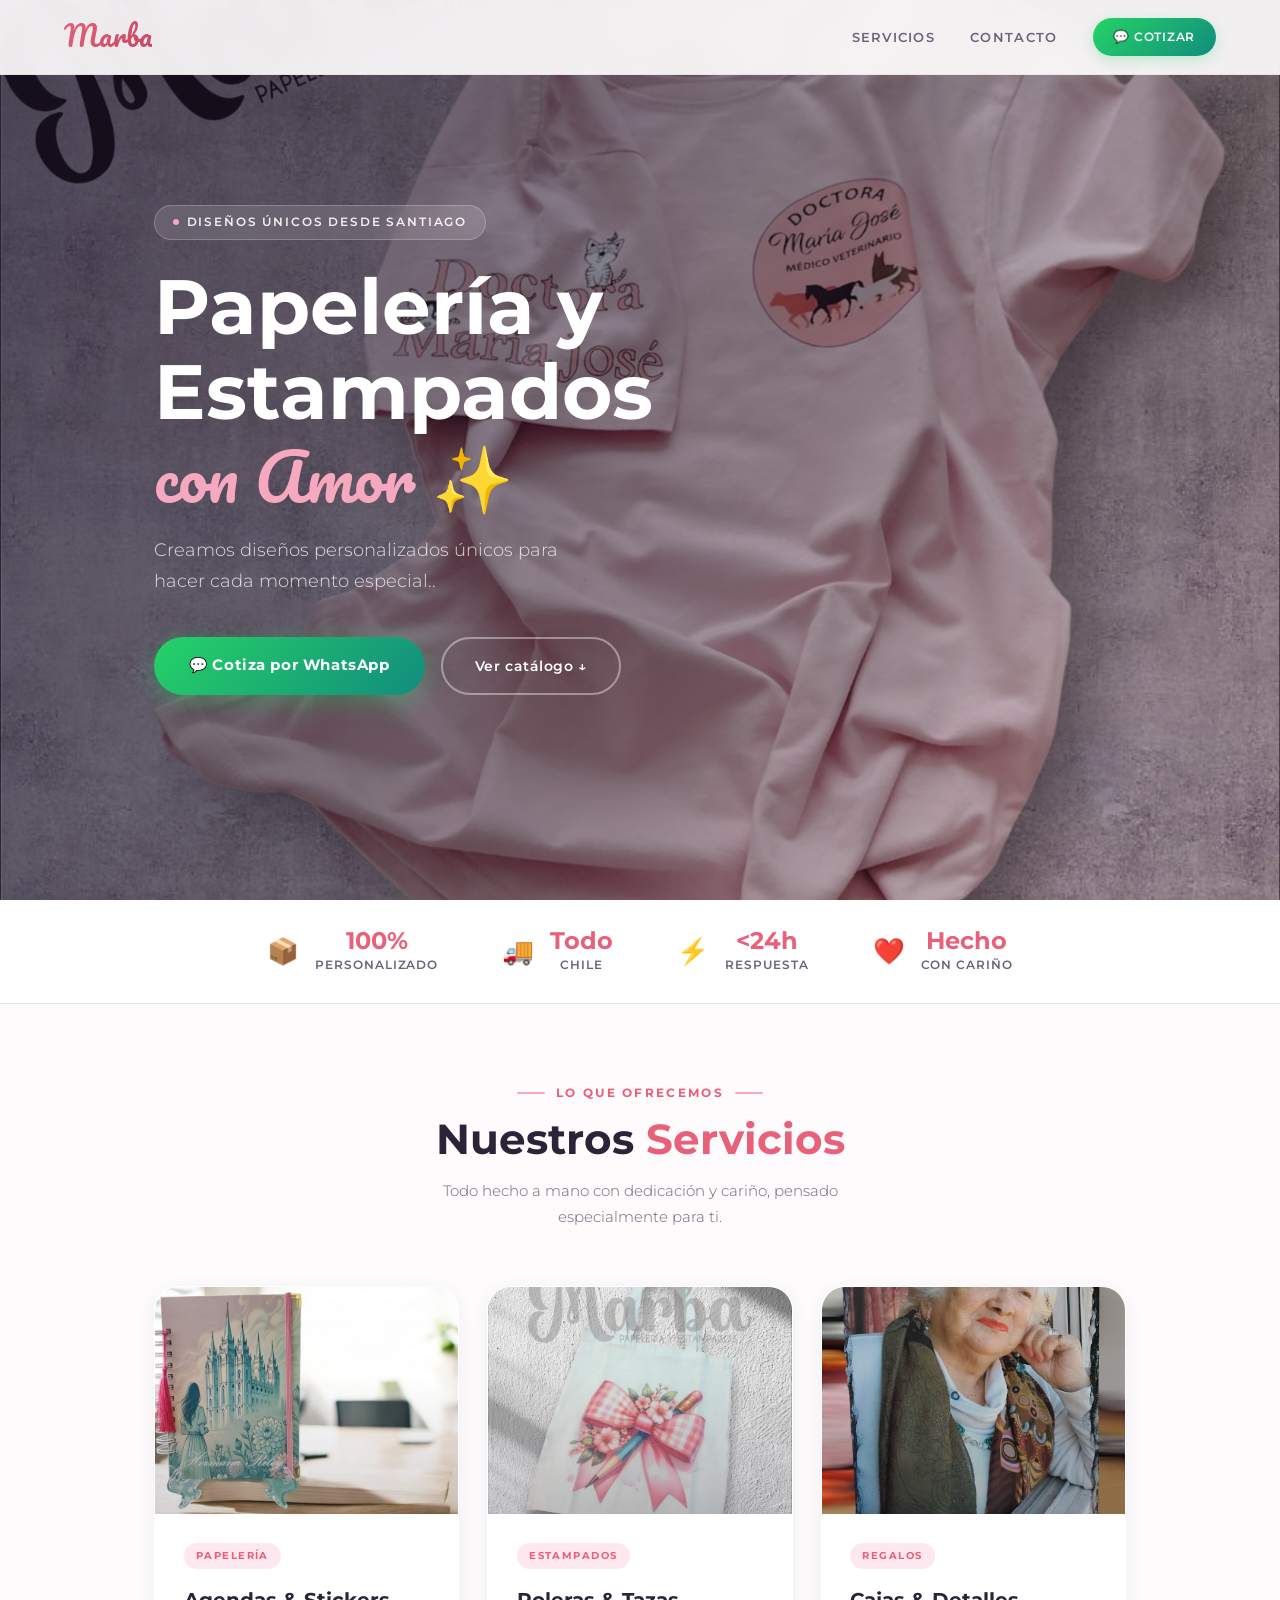
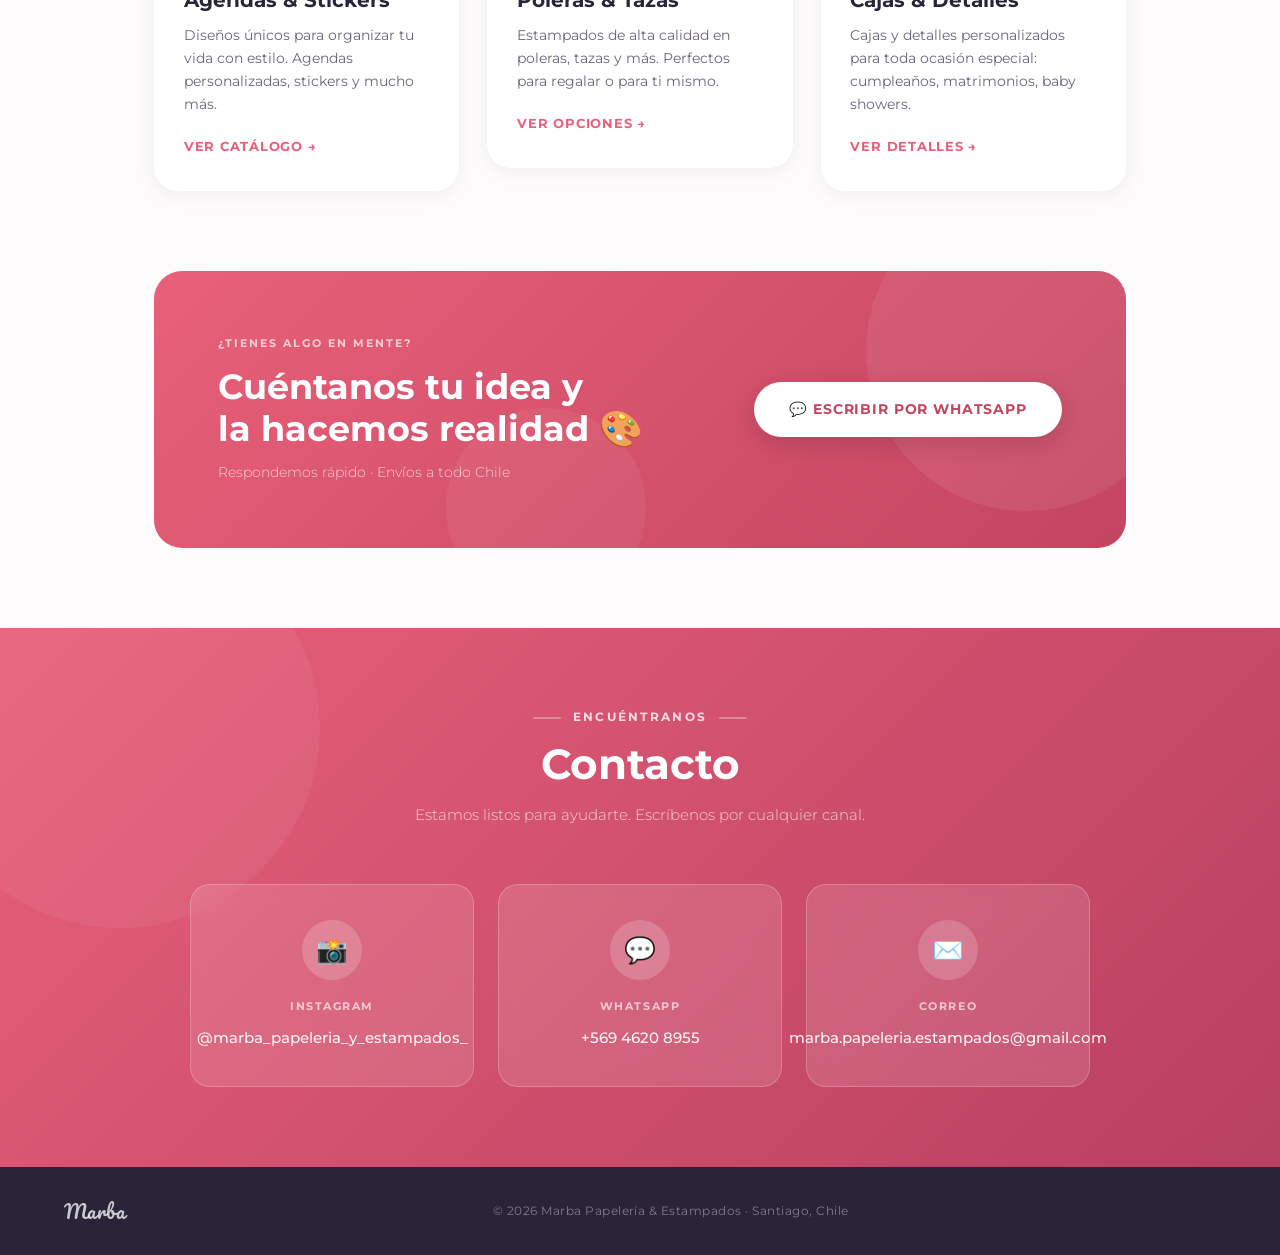
<file: index.html>
<!DOCTYPE html>
<html lang="es">
<head>
    <link rel="icon" type="image/png" href="favicon.png">
    <meta charset="UTF-8">
    <meta name="viewport" content="width=device-width, initial-scale=1.0">
    <title>Marba | Papelería y Estampados</title>
    <link href="https://fonts.googleapis.com/css2?family=Montserrat:wght@300;400;500;600;700&family=Pacifico&display=swap" rel="stylesheet">
    <style>
        /* ── VARIABLES ── */
        :root {
            --primario:   #E8607A;
            --primario-dk:#C44560;
            --secundario: #F5A8BE;
            --secundario-lt: #FDE8EF;
            --oscuro:     #2A2438;
            --blanco:     #FFFFFF;
            --fondo:      #FDFBFC;
            --fondo2:     #FEF5F7;
            --whatsapp:   #25D366;
            --whatsapp-dk:#128C7E;
            --gris:       #6B6478;
            --gris-lt:    #E8E4EE;
            --sombra:     rgba(232,96,122,0.15);
        }

        /* ── RESET ── */
        *, *::before, *::after { margin: 0; padding: 0; box-sizing: border-box; }
        html { scroll-behavior: smooth; }

        body {
            font-family: 'Montserrat', sans-serif;
            color: var(--oscuro);
            background: var(--fondo);
            line-height: 1.6;
            overflow-x: hidden;
        }

        /* ── NAV ── */
        nav {
            position: fixed; top: 0; left: 0; right: 0; z-index: 100;
            display: flex; align-items: center; justify-content: space-between;
            padding: 0.9rem 5%;
            background: rgba(253,251,252,0.93);
            backdrop-filter: blur(16px);
            border-bottom: 1px solid rgba(232,96,122,0.1);
            transition: box-shadow 0.3s;
        }

        nav.scrolled {
            box-shadow: 0 4px 24px rgba(232,96,122,0.08);
        }

        .logo {
            font-family: 'Pacifico', cursive;
            font-size: 1.75rem;
            background: linear-gradient(135deg, var(--primario) 0%, #C44560 100%);
            -webkit-background-clip: text;
            -webkit-text-fill-color: transparent;
            background-clip: text;
            letter-spacing: 0.01em;
        }

        .nav-links {
            display: flex; align-items: center; gap: 2.2rem;
            list-style: none;
        }

        .nav-links a {
            font-size: 0.8rem; font-weight: 600;
            letter-spacing: 0.1em; text-transform: uppercase;
            color: var(--gris); text-decoration: none;
            transition: color 0.2s;
            position: relative;
        }

        .nav-links a::after {
            content: ''; position: absolute;
            bottom: -4px; left: 0; width: 0; height: 2px;
            background: var(--primario); border-radius: 2px;
            transition: width 0.3s;
        }

        .nav-links a:hover { color: var(--primario); }
        .nav-links a:hover::after { width: 100%; }

        .nav-wa {
            display: inline-flex; align-items: center; gap: 0.5rem;
            background: linear-gradient(135deg, var(--whatsapp), var(--whatsapp-dk));
            color: white !important; padding: 0.55rem 1.3rem;
            border-radius: 50px; font-size: 0.78rem !important;
            font-weight: 600 !important; letter-spacing: 0.06em !important;
            box-shadow: 0 4px 14px rgba(37,211,102,0.25);
            transition: transform 0.2s, box-shadow 0.2s !important;
        }

        .nav-wa::after { display: none !important; }
        .nav-wa:hover { transform: translateY(-2px) !important; color: white !important; box-shadow: 0 6px 20px rgba(37,211,102,0.35) !important; }

        /* ── HERO ── */
        .hero {
            background-image: url('hero-marba.jpg');
            background-size: cover;
            background-position: center;
            background-attachment: fixed;
            min-height: 100vh;
            display: flex; align-items: center;
            position: relative;
        }

        .hero::before {
            content: '';
            position: absolute; inset: 0;
            background: linear-gradient(
                120deg,
                rgba(30,20,40,0.72) 0%,
                rgba(40,20,35,0.45) 55%,
                rgba(232,96,122,0.12) 100%
            );
        }

        .hero-content {
            position: relative; z-index: 1;
            max-width: 1100px; margin: 0 auto; padding: 0 5%;
            width: 100%;
        }

        .hero-badge {
            display: inline-flex; align-items: center; gap: 0.5rem;
            background: rgba(255,255,255,0.12);
            border: 1px solid rgba(255,255,255,0.22);
            color: rgba(255,255,255,0.9);
            font-size: 0.72rem; font-weight: 600;
            letter-spacing: 0.16em; text-transform: uppercase;
            padding: 0.45rem 1.1rem; border-radius: 50px;
            backdrop-filter: blur(8px);
            margin-bottom: 1.6rem;
            animation: fadeUp 0.6s ease both;
        }

        .hero-badge-dot {
            width: 6px; height: 6px; border-radius: 50%;
            background: var(--secundario);
            animation: pulsar 2s ease-in-out infinite;
        }

        @keyframes pulsar {
            0%, 100% { transform: scale(1); opacity: 1; }
            50% { transform: scale(1.4); opacity: 0.7; }
        }

        .hero h1 {
            font-size: clamp(2.6rem, 6vw, 4.8rem);
            font-weight: 700; line-height: 1.1;
            color: white; margin-bottom: 1.2rem;
            animation: fadeUp 0.6s 0.1s ease both; opacity: 0;
            max-width: 620px;
        }

        .hero h1 span {
            font-family: 'Pacifico', cursive;
            font-size: 0.85em; font-weight: 400;
            color: var(--secundario); display: block;
            line-height: 1.2; margin-top: 0.2rem;
        }

        .hero p {
            font-size: 1.1rem; font-weight: 300;
            color: rgba(255,255,255,0.8); max-width: 420px;
            margin-bottom: 2.5rem; line-height: 1.75;
            animation: fadeUp 0.6s 0.2s ease both; opacity: 0;
        }

        .hero-actions {
            display: flex; gap: 1rem; flex-wrap: wrap;
            animation: fadeUp 0.6s 0.3s ease both; opacity: 0;
        }

        .btn-cta {
            display: inline-flex; align-items: center; gap: 0.6rem;
            background: linear-gradient(135deg, var(--whatsapp) 0%, var(--whatsapp-dk) 100%);
            color: white; padding: 1rem 2.2rem;
            border-radius: 50px; text-decoration: none;
            font-weight: 700; font-size: 0.92rem;
            letter-spacing: 0.04em;
            box-shadow: 0 6px 24px rgba(37,211,102,0.35);
            transition: transform 0.25s, box-shadow 0.25s;
        }

        .btn-cta:hover {
            transform: translateY(-3px);
            box-shadow: 0 10px 32px rgba(37,211,102,0.45);
        }

        .btn-outline {
            display: inline-flex; align-items: center; gap: 0.6rem;
            background: transparent;
            border: 2px solid rgba(255,255,255,0.4);
            color: white; padding: 1rem 2rem;
            border-radius: 50px; text-decoration: none;
            font-weight: 600; font-size: 0.88rem;
            letter-spacing: 0.04em;
            backdrop-filter: blur(4px);
            transition: border-color 0.25s, background 0.25s, transform 0.25s;
        }

        .btn-outline:hover {
            border-color: white;
            background: rgba(255,255,255,0.1);
            transform: translateY(-3px);
        }

        /* ── STATS STRIP ── */
        .stats {
            background: white;
            border-bottom: 1px solid var(--gris-lt);
            padding: 1.8rem 5%;
            display: flex; justify-content: center; gap: 4rem;
            flex-wrap: wrap;
        }

        .stat {
            text-align: center;
            display: flex; align-items: center; gap: 1rem;
        }

        .stat-icon {
            font-size: 1.6rem;
        }

        .stat-num {
            font-size: 1.5rem; font-weight: 700;
            color: var(--primario); line-height: 1;
        }

        .stat-label {
            font-size: 0.72rem; font-weight: 600;
            letter-spacing: 0.08em; text-transform: uppercase;
            color: var(--gris); margin-top: 0.2rem;
        }

        /* ── SERVICIOS ── */
        .servicios {
            max-width: 1100px; margin: 0 auto;
            padding: 5rem 5%;
        }

        .section-header {
            text-align: center; margin-bottom: 3.5rem;
        }

        .section-eyebrow {
            font-size: 0.72rem; font-weight: 700;
            letter-spacing: 0.2em; text-transform: uppercase;
            color: var(--primario); margin-bottom: 0.8rem;
            display: flex; align-items: center; justify-content: center; gap: 0.7rem;
        }

        .section-eyebrow::before, .section-eyebrow::after {
            content: ''; display: block;
            width: 28px; height: 2px;
            background: var(--secundario); border-radius: 2px;
        }

        .section-title {
            font-size: clamp(1.8rem, 3.5vw, 2.6rem);
            font-weight: 700; line-height: 1.2;
            color: var(--oscuro);
        }

        .section-title span {
            color: var(--primario);
        }

        .section-sub {
            font-size: 0.95rem; color: var(--gris);
            font-weight: 300; margin-top: 0.8rem;
            max-width: 480px; margin-left: auto; margin-right: auto;
            line-height: 1.7;
        }

        .grid-productos {
            display: grid;
            grid-template-columns: repeat(3, 1fr);
            gap: 28px;
        }

        .card-link { text-decoration: none; color: inherit; }

        .card {
            background: white;
            border-radius: 24px;
            overflow: hidden;
            box-shadow: 0 4px 20px rgba(42,36,56,0.06);
            border: 1.5px solid transparent;
            transition: transform 0.3s, box-shadow 0.3s, border-color 0.3s;
            display: flex; flex-direction: column;
        }

        .card:hover {
            transform: translateY(-10px);
            box-shadow: 0 16px 48px var(--sombra);
            border-color: var(--secundario);
        }

        .card-img-container {
            width: 100%; aspect-ratio: 4/3;
            overflow: hidden; position: relative;
            background: var(--fondo2);
        }

        .card-img-container::after {
            content: '';
            position: absolute; inset: 0;
            background: linear-gradient(to top, rgba(42,36,56,0.18) 0%, transparent 60%);
            transition: opacity 0.3s;
        }

        .card:hover .card-img-container::after { opacity: 0.5; }

        .card-img-container img {
            width: 100%; height: 100%;
            object-fit: cover;
            transition: transform 0.5s ease;
        }

        .card:hover .card-img-container img { transform: scale(1.06); }

        .card-body {
            padding: 1.8rem 1.8rem 2rem;
            display: flex; flex-direction: column; flex: 1;
        }

        .card-tag {
            display: inline-block;
            font-size: 0.65rem; font-weight: 700;
            letter-spacing: 0.14em; text-transform: uppercase;
            color: var(--primario);
            background: var(--secundario-lt);
            padding: 0.3rem 0.75rem; border-radius: 50px;
            margin-bottom: 0.9rem; width: fit-content;
        }

        .card h3 {
            font-size: 1.25rem; font-weight: 700;
            color: var(--oscuro); margin-bottom: 0.5rem;
        }

        .card p {
            font-size: 0.88rem; color: var(--gris);
            font-weight: 400; line-height: 1.65; flex: 1;
        }

        .card-cta {
            display: inline-flex; align-items: center; gap: 0.4rem;
            font-size: 0.8rem; font-weight: 700;
            letter-spacing: 0.06em; text-transform: uppercase;
            color: var(--primario); margin-top: 1.3rem;
            transition: gap 0.2s;
        }

        .card:hover .card-cta { gap: 0.7rem; }

        /* ── BANNER ── */
        .banner-wrap {
            padding: 0 5% 5rem;
            max-width: 1100px; margin: 0 auto;
        }

        .banner {
            background: linear-gradient(135deg, var(--primario) 0%, var(--primario-dk) 100%);
            border-radius: 28px;
            padding: 4rem 4rem;
            display: flex; align-items: center;
            justify-content: space-between; gap: 2rem;
            flex-wrap: wrap; position: relative; overflow: hidden;
        }

        .banner::before {
            content: '';
            position: absolute; top: -80px; right: -60px;
            width: 320px; height: 320px; border-radius: 50%;
            background: rgba(255,255,255,0.07);
        }

        .banner::after {
            content: '';
            position: absolute; bottom: -60px; left: 30%;
            width: 200px; height: 200px; border-radius: 50%;
            background: rgba(255,255,255,0.05);
        }

        .banner-text { position: relative; z-index: 1; }

        .banner-eyebrow {
            font-size: 0.7rem; font-weight: 700;
            letter-spacing: 0.18em; text-transform: uppercase;
            color: rgba(255,255,255,0.7); margin-bottom: 0.8rem;
        }

        .banner-title {
            font-size: clamp(1.5rem, 2.8vw, 2.2rem);
            font-weight: 700; color: white; line-height: 1.2;
        }

        .banner-sub {
            font-size: 0.9rem; color: rgba(255,255,255,0.72);
            margin-top: 0.7rem; font-weight: 300; line-height: 1.6;
        }

        .btn-banner {
            display: inline-flex; align-items: center; gap: 0.7rem;
            background: white; color: var(--primario-dk);
            padding: 1rem 2.2rem; border-radius: 50px;
            font-weight: 700; font-size: 0.88rem;
            letter-spacing: 0.06em; text-transform: uppercase;
            text-decoration: none;
            box-shadow: 0 6px 24px rgba(0,0,0,0.15);
            transition: transform 0.25s, box-shadow 0.25s;
            position: relative; z-index: 1; flex-shrink: 0;
        }

        .btn-banner:hover {
            transform: translateY(-3px);
            box-shadow: 0 10px 32px rgba(0,0,0,0.2);
        }

        /* ── CONTACTO ── */
        .contacto-section {
            background: linear-gradient(135deg, var(--primario) 0%, #B84060 100%);
            padding: 5rem 5%;
            text-align: center;
            position: relative; overflow: hidden;
        }

        .contacto-section::before {
            content: '';
            position: absolute; top: -100px; left: -80px;
            width: 400px; height: 400px; border-radius: 50%;
            background: rgba(255,255,255,0.05);
        }

        .contacto-section .section-eyebrow {
            color: rgba(255,255,255,0.8);
        }

        .contacto-section .section-eyebrow::before,
        .contacto-section .section-eyebrow::after {
            background: rgba(255,255,255,0.3);
        }

        .contacto-section .section-title {
            color: white;
        }

        .contacto-section .section-title span { color: rgba(255,255,255,0.85); }

        .contacto-section .section-sub { color: rgba(255,255,255,0.72); }

        .contacto-grid {
            display: grid;
            grid-template-columns: repeat(auto-fit, minmax(260px, 1fr));
            gap: 1.5rem; margin-top: 3rem;
            max-width: 900px; margin-left: auto; margin-right: auto;
            position: relative; z-index: 1;
        }

        .contacto-card {
            background: rgba(255,255,255,0.12);
            border: 1px solid rgba(255,255,255,0.22);
            backdrop-filter: blur(10px);
            border-radius: 20px; padding: 2.2rem 1.8rem;
            text-decoration: none; color: white;
            transition: transform 0.25s, background 0.25s;
            display: flex; flex-direction: column;
            align-items: center; gap: 0.7rem;
        }

        .contacto-card:hover {
            transform: translateY(-6px);
            background: rgba(255,255,255,0.2);
        }

        .contacto-icon-wrap {
            width: 60px; height: 60px; border-radius: 50%;
            background: rgba(255,255,255,0.18);
            display: flex; align-items: center; justify-content: center;
            font-size: 1.6rem; margin-bottom: 0.4rem;
        }

        .contacto-platform {
            font-size: 0.68rem; font-weight: 700;
            letter-spacing: 0.14em; text-transform: uppercase;
            color: rgba(255,255,255,0.65);
        }

        .contacto-value {
            font-size: 0.95rem; font-weight: 500;
            color: white; opacity: 0.92;
        }

        /* ── FOOTER ── */
        footer {
            background: var(--oscuro);
            color: rgba(255,255,255,0.4);
            display: flex; align-items: center;
            justify-content: space-between;
            padding: 1.8rem 5%;
            font-size: 0.78rem; letter-spacing: 0.04em;
            flex-wrap: wrap; gap: 0.8rem;
        }

        .footer-logo {
            font-family: 'Pacifico', cursive;
            font-size: 1.2rem; color: rgba(255,255,255,0.75);
        }

        footer a { color: var(--secundario); text-decoration: none; }

        /* ── ANIMACIONES ── */
        @keyframes fadeUp {
            from { opacity: 0; transform: translateY(22px); }
            to   { opacity: 1; transform: translateY(0); }
        }

        .card { animation: fadeUp 0.6s ease both; }
        .card:nth-child(1) { animation-delay: 0.1s; }
        .card:nth-child(2) { animation-delay: 0.22s; }
        .card:nth-child(3) { animation-delay: 0.34s; }

        /* ── RESPONSIVE ── */
        @media (max-width: 900px) {
            .nav-links { display: none; }
            .grid-productos { grid-template-columns: 1fr; max-width: 420px; margin: 0 auto; }
            .banner { padding: 2.5rem 2rem; }
            .banner-wrap { padding-bottom: 3rem; }
        }

        @media (max-width: 600px) {
            .hero { min-height: 100svh; background-attachment: scroll; }
            .hero h1 { font-size: 2.2rem; }
            .hero p { font-size: 0.95rem; }
            .hero-actions { flex-direction: column; }
            .btn-cta, .btn-outline { justify-content: center; }
            .stats { gap: 2rem; }
            footer { flex-direction: column; text-align: center; }
        }
    </style>
</head>
<body>

    <!-- NAV -->
    <nav id="navbar">
        <div class="logo">Marba</div>
        <ul class="nav-links">
            <li><a href="#servicios">Servicios</a></li>
            <li><a href="#contacto">Contacto</a></li>
            <li><a href="https://wa.me/56946208955" class="nav-wa" target="_blank">💬 Cotizar</a></li>
        </ul>
    </nav>

    <!-- HERO -->
    <header class="hero">
        <div class="hero-content">
            <div class="hero-badge">
                <span class="hero-badge-dot"></span>
                Diseños únicos desde Santiago
            </div>
            <h1>
                Papelería y Estampados
                <span>con Amor ✨</span>
            </h1>
            <p>Creamos diseños personalizados únicos para hacer cada momento especial..</p>
            <div class="hero-actions">
                <a href="https://wa.me/56946208955" class="btn-cta" target="_blank">
                    💬 Cotiza por WhatsApp
                </a>
                <a href="#servicios" class="btn-outline">
                    Ver catálogo ↓
                </a>
            </div>
        </div>
    </header>

    <!-- STATS STRIP -->
    <div class="stats">
        <div class="stat">
            <span class="stat-icon">📦</span>
            <div>
                <div class="stat-num">100%</div>
                <div class="stat-label">Personalizado</div>
            </div>
        </div>
        <div class="stat">
            <span class="stat-icon">🚚</span>
            <div>
                <div class="stat-num">Todo</div>
                <div class="stat-label">Chile</div>
            </div>
        </div>
        <div class="stat">
            <span class="stat-icon">⚡</span>
            <div>
                <div class="stat-num">&lt;24h</div>
                <div class="stat-label">Respuesta</div>
            </div>
        </div>
        <div class="stat">
            <span class="stat-icon">❤️</span>
            <div>
                <div class="stat-num">Hecho</div>
                <div class="stat-label">Con cariño</div>
            </div>
        </div>
    </div>

    <!-- SERVICIOS -->
    <section class="servicios" id="servicios">
        <div class="section-header">
            <p class="section-eyebrow">Lo que ofrecemos</p>
            <h2 class="section-title">Nuestros <span>Servicios</span></h2>
            <p class="section-sub">Todo hecho a mano con dedicación y cariño, pensado especialmente para ti.</p>
        </div>

        <div class="grid-productos">
            <a href="papeleria.html" class="card-link">
                <div class="card">
                    <div class="card-img-container">
                        <img src="papeleria-img.jpg" alt="Papelería Marba">
                    </div>
                    <div class="card-body">
                        <span class="card-tag">Papelería</span>
                        <h3>Agendas &amp; Stickers</h3>
                        <p>Diseños únicos para organizar tu vida con estilo. Agendas personalizadas, stickers y mucho más.</p>
                        <span class="card-cta">Ver catálogo →</span>
                    </div>
                </div>
            </a>

            <a href="estampados.html" class="card-link">
                <div class="card">
                    <div class="card-img-container">
                        <img src="estampados-img.jpg" alt="Estampados Marba">
                    </div>
                    <div class="card-body">
                        <span class="card-tag">Estampados</span>
                        <h3>Poleras &amp; Tazas</h3>
                        <p>Estampados de alta calidad en poleras, tazas y más. Perfectos para regalar o para ti mismo.</p>
                        <span class="card-cta">Ver opciones →</span>
                    </div>
                </div>
            </a>

            <a href="regalos.html" class="card-link">
                <div class="card">
                    <div class="card-img-container">
                        <img src="regalos-img.jpg" alt="Regalos Marba">
                    </div>
                    <div class="card-body">
                        <span class="card-tag">Regalos</span>
                        <h3>Cajas &amp; Detalles</h3>
                        <p>Cajas y detalles personalizados para toda ocasión especial: cumpleaños, matrimonios, baby showers.</p>
                        <span class="card-cta">Ver detalles →</span>
                    </div>
                </div>
            </a>
        </div>
    </section>

    <!-- BANNER CTA -->
    <div class="banner-wrap">
        <div class="banner">
            <div class="banner-text">
                <p class="banner-eyebrow">¿Tienes algo en mente?</p>
                <h2 class="banner-title">Cuéntanos tu idea y<br>la hacemos realidad 🎨</h2>
                <p class="banner-sub">Respondemos rápido · Envíos a todo Chile</p>
            </div>
            <a href="https://wa.me/56946208955" class="btn-banner" target="_blank">
                💬 Escribir por WhatsApp
            </a>
        </div>
    </div>

    <!-- CONTACTO -->
    <section class="contacto-section" id="contacto">
        <div class="section-header">
            <p class="section-eyebrow">Encuéntranos</p>
            <h2 class="section-title">Contacto</h2>
            <p class="section-sub">Estamos listos para ayudarte. Escríbenos por cualquier canal.</p>
        </div>
        <div class="contacto-grid">
            <a href="https://www.instagram.com/marba_papeleria_y_estampados_/" target="_blank" class="contacto-card">
                <div class="contacto-icon-wrap">📸</div>
                <span class="contacto-platform">Instagram</span>
                <span class="contacto-value">@marba_papeleria_y_estampados_</span>
            </a>
            <a href="https://wa.me/56946208955" target="_blank" class="contacto-card">
                <div class="contacto-icon-wrap">💬</div>
                <span class="contacto-platform">WhatsApp</span>
                <span class="contacto-value">+569 4620 8955</span>
            </a>
            <a href="mailto:marba.papeleria.estampados@gmail.com" class="contacto-card">
                <div class="contacto-icon-wrap">✉️</div>
                <span class="contacto-platform">Correo</span>
                <span class="contacto-value">marba.papeleria.estampados@gmail.com</span>
            </a>
        </div>
    </section>

    <!-- FOOTER -->
    <footer>
        <span class="footer-logo">Marba</span>
        <span>© 2026 Marba Papelería &amp; Estampados · Santiago, Chile</span>
        <span></span>
    </footer>

    <script>
        // Nav shadow on scroll
        const nav = document.getElementById('navbar');
        window.addEventListener('scroll', () => {
            nav.classList.toggle('scrolled', window.scrollY > 20);
        });
    </script>

</body>
</html>
</file>
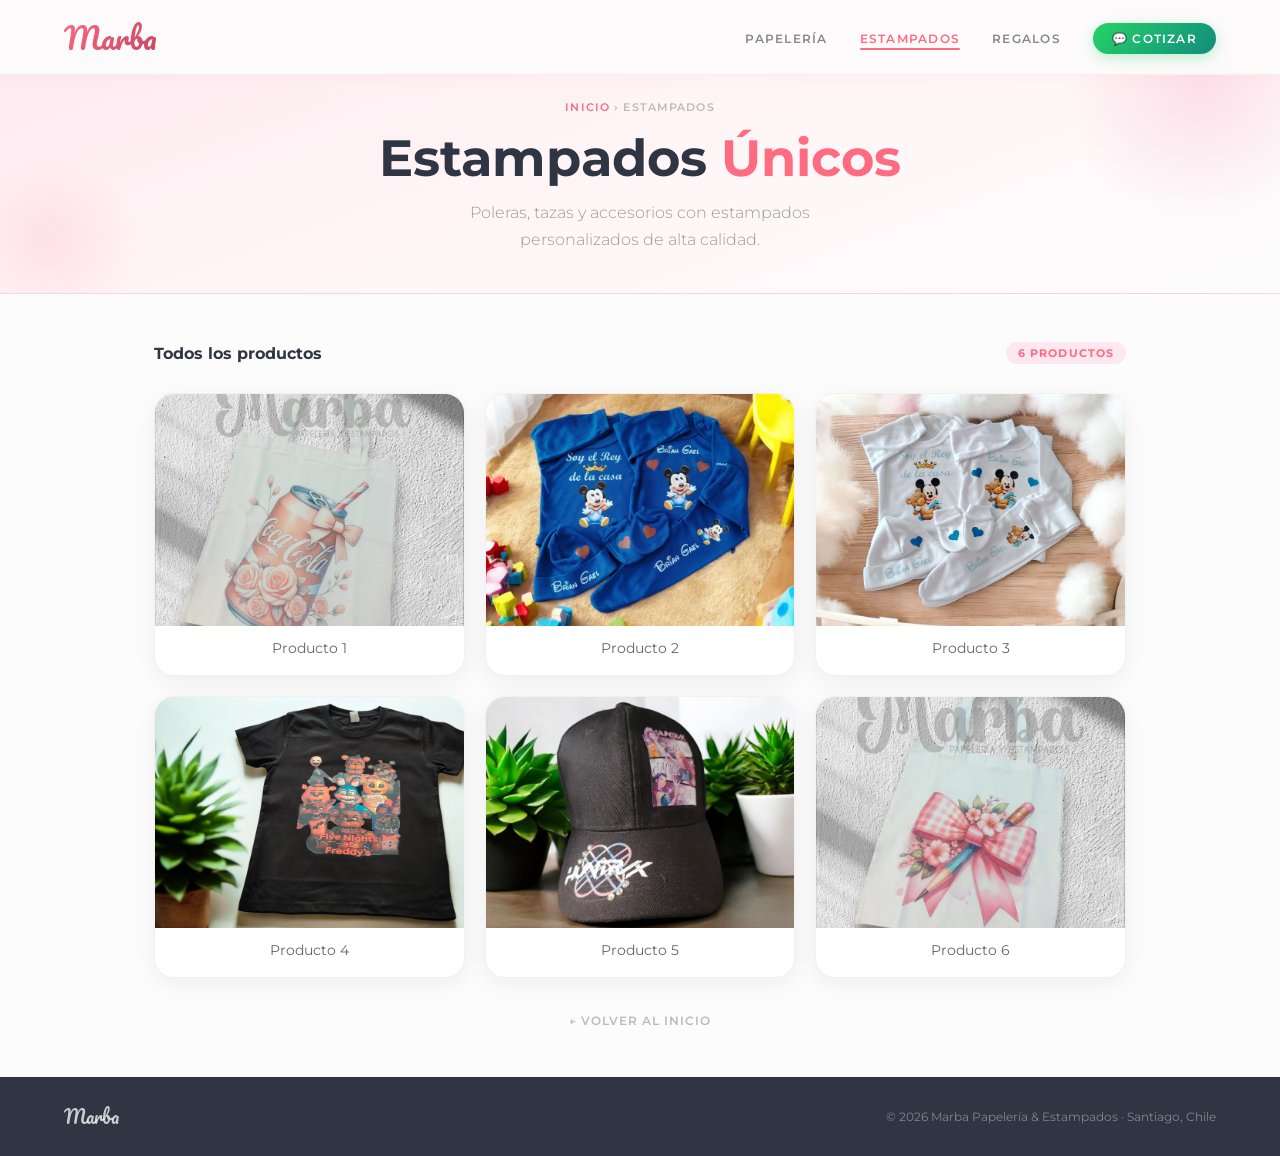
<file: estampados.html>
<!DOCTYPE html>
<html lang="es">
<head>
    <link rel="icon" type="image/png" href="favicon.png">
    <meta charset="UTF-8">
    <meta name="viewport" content="width=device-width, initial-scale=1.0">
    <title>Estampados | Marba</title>
    <link href="https://fonts.googleapis.com/css2?family=Montserrat:wght@300;400;500;600;700&family=Pacifico&display=swap" rel="stylesheet">
    <style>
        *, *::before, *::after { margin: 0; padding: 0; box-sizing: border-box; }
        html { scroll-behavior: smooth; }
        body { font-family: 'Montserrat', sans-serif; background: #fcfcfc; color: #2f3542; overflow-x: hidden; }

        /* NAV igual al index */
        nav {
            position: fixed; top: 0; left: 0; right: 0; z-index: 100;
            display: flex; align-items: center; justify-content: space-between;
            padding: 10px 5%;
            background: rgba(253,251,252,0.93);
            backdrop-filter: blur(16px);
            border-bottom: 1px solid rgba(255,107,129,0.1);
            box-shadow: 0 2px 16px rgba(255,107,129,0.06);
        }
        .logo {
            font-family: 'Pacifico', cursive;
            font-size: 1.9rem;
            background: linear-gradient(135deg, #ff6b81, #c44560);
            -webkit-background-clip: text;
            -webkit-text-fill-color: transparent;
            background-clip: text;
            text-decoration: none;
        }
        .nav-links { display: flex; align-items: center; gap: 2rem; list-style: none; }
        .nav-links a {
            font-size: 0.78rem; font-weight: 600;
            letter-spacing: 0.1em; text-transform: uppercase;
            color: #888; text-decoration: none;
            transition: color 0.2s; position: relative;
        }
        .nav-links a::after {
            content: ''; position: absolute; bottom: -4px; left: 0;
            width: 0; height: 2px; background: #ff6b81;
            border-radius: 2px; transition: width 0.3s;
        }
        .nav-links a:hover, .nav-links a.active { color: #ff6b81; }
        .nav-links a:hover::after, .nav-links a.active::after { width: 100%; }
        .nav-wa {
            background: linear-gradient(135deg, #25D366, #128C7E) !important;
            color: white !important; padding: 0.5rem 1.2rem;
            border-radius: 50px; font-size: 0.75rem !important;
            box-shadow: 0 4px 14px rgba(37,211,102,0.3);
        }
        .nav-wa::after { display: none !important; }

        /* HERO de página interna */
        .page-hero {
            padding: 100px 5% 40px;
            background: linear-gradient(160deg, #fde8ef 0%, #fff5f7 50%, #fcfcfc 100%);
            border-bottom: 1px solid #fad4dc;
            text-align: center;
            position: relative; overflow: hidden;
        }
        .page-hero::before {
            content: '';
            position: absolute; top: -60px; right: -60px;
            width: 280px; height: 280px; border-radius: 50%;
            background: radial-gradient(circle, #f8a5c2, transparent 70%);
            opacity: 0.3;
        }
        .page-hero::after {
            content: '';
            position: absolute; bottom: -40px; left: -40px;
            width: 180px; height: 180px; border-radius: 50%;
            background: radial-gradient(circle, #ff6b81, transparent 70%);
            opacity: 0.12;
        }
        .breadcrumb {
            font-size: 0.7rem; font-weight: 600;
            letter-spacing: 0.1em; text-transform: uppercase;
            color: #bbb; margin-bottom: 12px;
            position: relative; z-index: 1;
        }
        .breadcrumb a { color: #ff6b81; text-decoration: none; }
        .page-hero h1 {
            font-size: clamp(2rem, 5vw, 3.2rem);
            font-weight: 700; color: #2f3542;
            margin-bottom: 10px;
            position: relative; z-index: 1;
        }
        .page-hero h1 span { color: #ff6b81; }
        .page-hero p {
            font-size: 1rem; color: #999; font-weight: 300;
            max-width: 440px; margin: 0 auto;
            line-height: 1.7; position: relative; z-index: 1;
        }

        /* GALERÍA */
        .galeria-wrap {
            max-width: 1100px; margin: 0 auto;
            padding: 3rem 5% 2rem;
        }
        .galeria-top {
            display: flex; align-items: center;
            justify-content: space-between;
            margin-bottom: 1.8rem;
        }
        .galeria-top h2 { font-size: 1rem; font-weight: 700; color: #2f3542; }
        .galeria-badge {
            font-size: 0.68rem; font-weight: 700;
            letter-spacing: 0.1em; text-transform: uppercase;
            color: #ff6b81; background: #fde8ef;
            padding: 4px 12px; border-radius: 50px;
        }

        /* Grid 3 columnas */
        .galeria-grid {
            display: grid;
            grid-template-columns: repeat(3, 1fr);
            gap: 20px;
        }

        .foto-item {
            background: white;
            border-radius: 20px;
            overflow: hidden;
            box-shadow: 0 6px 24px rgba(0,0,0,0.06);
            border: 1.5px solid #f5f0f0;
            transition: transform 0.3s, box-shadow 0.3s, border-color 0.3s;
            text-align: center;
        }
        .foto-item:hover {
            transform: translateY(-8px);
            box-shadow: 0 16px 40px rgba(255,107,129,0.15);
            border-color: #f8a5c2;
        }
        .foto-item-img {
            width: 100%; aspect-ratio: 4/3;
            overflow: hidden; background: #fff5f7;
        }
        .foto-item-img img {
            width: 100%; height: 100%;
            object-fit: cover; display: block;
            transition: transform 0.5s ease;
        }
        .foto-item:hover .foto-item-img img { transform: scale(1.06); }
        .foto-item p {
            padding: 12px 14px 16px;
            font-size: 0.88rem; color: #666;
            font-weight: 400; line-height: 1.5;
        }

        /* BANNER CTA */
        .cta-banner {
            background: linear-gradient(135deg, #ff6b81 0%, #c44560 100%);
            margin: 1rem 5% 3rem;
            max-width: 1100px;
            margin-left: auto; margin-right: auto;
            border-radius: 24px;
            padding: 3rem 3rem;
            text-align: center;
            position: relative; overflow: hidden;
        }
        .cta-banner::before {
            content: '';
            position: absolute; top: -60px; right: -50px;
            width: 240px; height: 240px; border-radius: 50%;
            background: rgba(255,255,255,0.08);
        }
        .cta-banner h2 {
            font-size: clamp(1.2rem, 2.5vw, 1.8rem);
            font-weight: 700; color: white;
            margin-bottom: 8px; position: relative; z-index: 1;
        }
        .cta-banner p {
            font-size: 0.88rem; color: rgba(255,255,255,0.75);
            font-weight: 300; margin-bottom: 1.6rem;
            position: relative; z-index: 1;
        }
        .btn-cta {
            display: inline-block;
            background: linear-gradient(135deg, #25D366 0%, #128C7E 100%);
            color: white; padding: 14px 30px;
            border-radius: 50px; text-decoration: none;
            font-weight: 700; font-size: 0.9rem;
            box-shadow: 0 6px 20px rgba(37,211,102,0.35);
            transition: transform 0.25s, box-shadow 0.25s;
            position: relative; z-index: 1;
        }
        .btn-cta:hover {
            transform: translateY(-3px);
            box-shadow: 0 10px 28px rgba(37,211,102,0.45);
        }

        /* VOLVER */
        .volver-wrap {
            text-align: center; padding: 0 5% 3rem;
        }
        .btn-volver {
            display: inline-flex; align-items: center; gap: 6px;
            font-size: 0.78rem; font-weight: 600;
            letter-spacing: 0.08em; text-transform: uppercase;
            color: #bbb; text-decoration: none;
            transition: color 0.2s;
        }
        .btn-volver:hover { color: #ff6b81; }

        /* FOOTER */
        footer {
            background: #2f3542;
            color: rgba(255,255,255,0.4);
            display: flex; align-items: center;
            justify-content: space-between;
            padding: 1.5rem 5%;
            font-size: 0.75rem; flex-wrap: wrap; gap: 0.8rem;
        }
        .footer-logo {
            font-family: 'Pacifico', cursive;
            font-size: 1.1rem; color: rgba(255,255,255,0.75);
        }

        @media (max-width: 900px) {
            .nav-links { display: none; }
            .galeria-grid { grid-template-columns: repeat(2, 1fr); }
            .cta-banner { margin: 1rem 1.5rem 3rem; padding: 2rem 1.5rem; }
        }
        @media (max-width: 520px) {
            .galeria-grid { grid-template-columns: 1fr; }
            footer { flex-direction: column; text-align: center; }
        }
    </style>
</head>
<body>

    <nav>
        <a href="index.html" class="logo">Marba</a>
        <ul class="nav-links">
            <li><a href="papeleria.html">Papelería</a></li>
            <li><a href="estampados.html" class="active">Estampados</a></li>
            <li><a href="regalos.html">Regalos</a></li>
            <li><a href="https://wa.me/56946208955" class="nav-wa" target="_blank">💬 Cotizar</a></li>
        </ul>
    </nav>

    <div class="page-hero">
        <div class="breadcrumb"><a href="index.html">Inicio</a> › Estampados</div>
        <h1>Estampados <span>Únicos</span></h1>
        <p>Poleras, tazas y accesorios con estampados personalizados de alta calidad.</p>
    </div>

    <div class="galeria-wrap">
        <div class="galeria-top">
            <h2>Todos los productos</h2>
            <span class="galeria-badge">6 productos</span>
        </div>

        <div class="galeria-grid">

            <div class="foto-item">
                <div class="foto-item-img"><img src="estampados-1.jpg" alt="Producto Marba"></div>
                <p>Producto 1</p>
            </div>

            <div class="foto-item">
                <div class="foto-item-img"><img src="estampados-2.jpg" alt="Producto Marba"></div>
                <p>Producto 2</p>
            </div>

            <div class="foto-item">
                <div class="foto-item-img"><img src="estampados-3.jpg" alt="Producto Marba"></div>
                <p>Producto 3</p>
            </div>

            <div class="foto-item">
                <div class="foto-item-img"><img src="estampados-4.jpg" alt="Producto Marba"></div>
                <p>Producto 4</p>
            </div>

            <div class="foto-item">
                <div class="foto-item-img"><img src="estampados-5.jpg" alt="Producto Marba"></div>
                <p>Producto 5</p>
            </div>

            <div class="foto-item">
                <div class="foto-item-img"><img src="estampados-6.jpg" alt="Producto Marba"></div>
                <p>Producto 6</p>
            </div>

            <!-- PARA AGREGAR MAS: copia el bloque de arriba y cambia el src y la descripcion -->

        </div>
    </div>

    <div class="volver-wrap">
        <a href="index.html" class="btn-volver">← Volver al Inicio</a>
    </div>

    <footer>
        <span class="footer-logo">Marba</span>
        <span>© 2026 Marba Papelería & Estampados · Santiago, Chile</span>
    </footer>

</body>
</html>
</file>
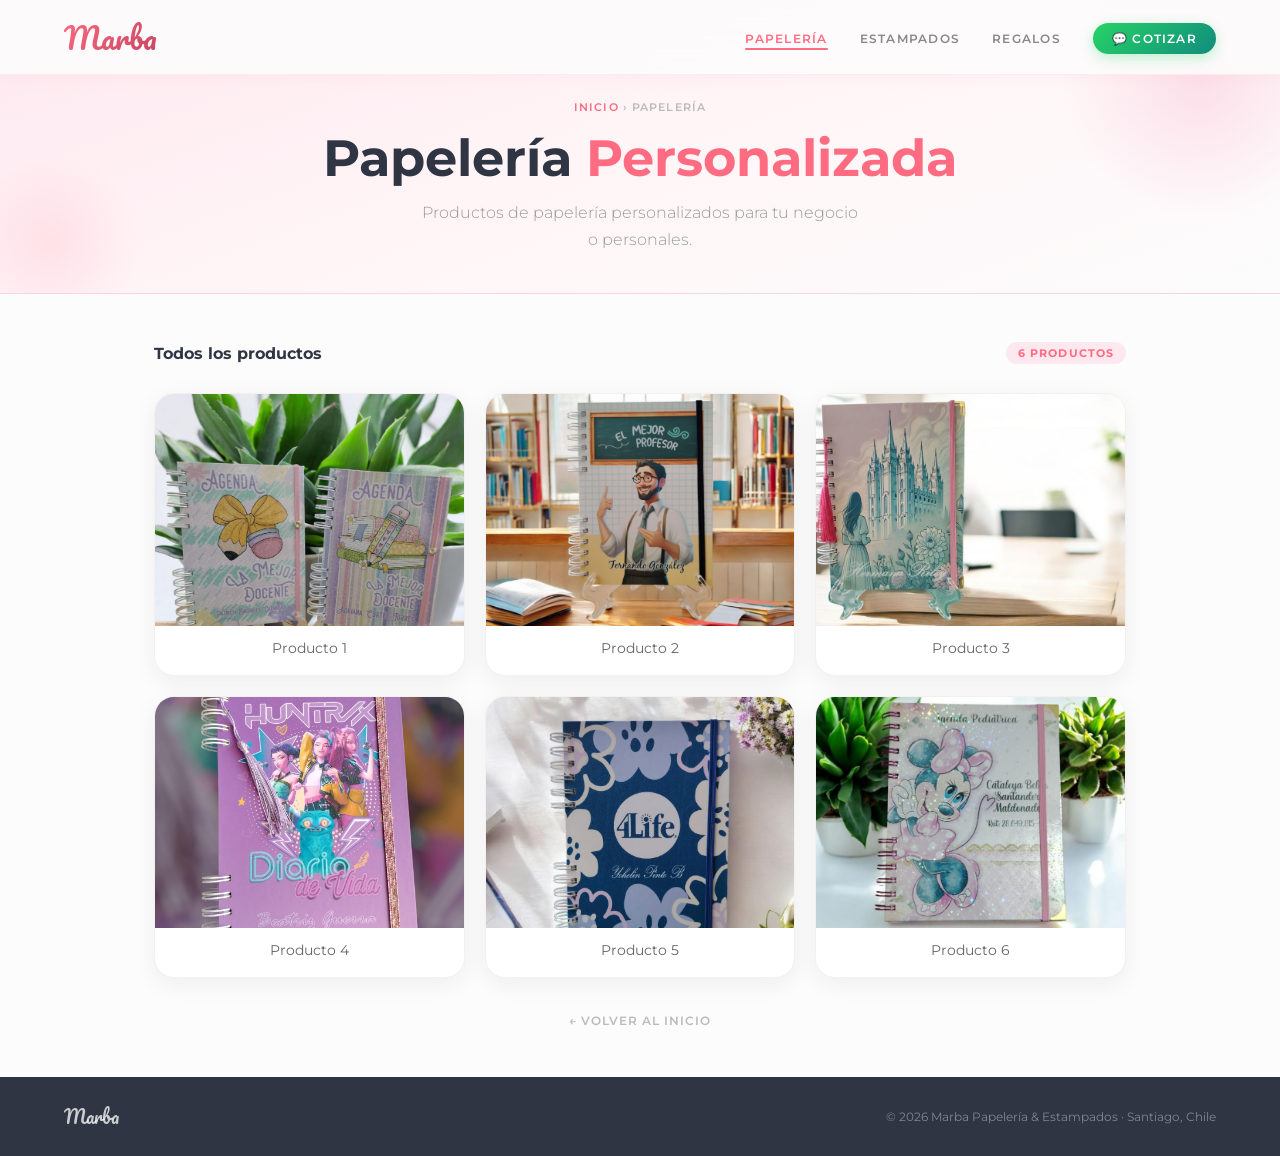
<file: papeleria.html>
<!DOCTYPE html>
<html lang="es">
<head>
    <link rel="icon" type="image/png" href="favicon.png">
    <meta charset="UTF-8">
    <meta name="viewport" content="width=device-width, initial-scale=1.0">
    <title>Papelería | Marba</title>
    <link href="https://fonts.googleapis.com/css2?family=Montserrat:wght@300;400;500;600;700&family=Pacifico&display=swap" rel="stylesheet">
    <style>
        *, *::before, *::after { margin: 0; padding: 0; box-sizing: border-box; }
        html { scroll-behavior: smooth; }
        body { font-family: 'Montserrat', sans-serif; background: #fcfcfc; color: #2f3542; overflow-x: hidden; }

        /* NAV igual al index */
        nav {
            position: fixed; top: 0; left: 0; right: 0; z-index: 100;
            display: flex; align-items: center; justify-content: space-between;
            padding: 10px 5%;
            background: rgba(253,251,252,0.93);
            backdrop-filter: blur(16px);
            border-bottom: 1px solid rgba(255,107,129,0.1);
            box-shadow: 0 2px 16px rgba(255,107,129,0.06);
        }
        .logo {
            font-family: 'Pacifico', cursive;
            font-size: 1.9rem;
            background: linear-gradient(135deg, #ff6b81, #c44560);
            -webkit-background-clip: text;
            -webkit-text-fill-color: transparent;
            background-clip: text;
            text-decoration: none;
        }
        .nav-links { display: flex; align-items: center; gap: 2rem; list-style: none; }
        .nav-links a {
            font-size: 0.78rem; font-weight: 600;
            letter-spacing: 0.1em; text-transform: uppercase;
            color: #888; text-decoration: none;
            transition: color 0.2s; position: relative;
        }
        .nav-links a::after {
            content: ''; position: absolute; bottom: -4px; left: 0;
            width: 0; height: 2px; background: #ff6b81;
            border-radius: 2px; transition: width 0.3s;
        }
        .nav-links a:hover, .nav-links a.active { color: #ff6b81; }
        .nav-links a:hover::after, .nav-links a.active::after { width: 100%; }
        .nav-wa {
            background: linear-gradient(135deg, #25D366, #128C7E) !important;
            color: white !important; padding: 0.5rem 1.2rem;
            border-radius: 50px; font-size: 0.75rem !important;
            box-shadow: 0 4px 14px rgba(37,211,102,0.3);
        }
        .nav-wa::after { display: none !important; }

        /* HERO de página interna */
        .page-hero {
            padding: 100px 5% 40px;
            background: linear-gradient(160deg, #fde8ef 0%, #fff5f7 50%, #fcfcfc 100%);
            border-bottom: 1px solid #fad4dc;
            text-align: center;
            position: relative; overflow: hidden;
        }
        .page-hero::before {
            content: '';
            position: absolute; top: -60px; right: -60px;
            width: 280px; height: 280px; border-radius: 50%;
            background: radial-gradient(circle, #f8a5c2, transparent 70%);
            opacity: 0.3;
        }
        .page-hero::after {
            content: '';
            position: absolute; bottom: -40px; left: -40px;
            width: 180px; height: 180px; border-radius: 50%;
            background: radial-gradient(circle, #ff6b81, transparent 70%);
            opacity: 0.12;
        }
        .breadcrumb {
            font-size: 0.7rem; font-weight: 600;
            letter-spacing: 0.1em; text-transform: uppercase;
            color: #bbb; margin-bottom: 12px;
            position: relative; z-index: 1;
        }
        .breadcrumb a { color: #ff6b81; text-decoration: none; }
        .page-hero h1 {
            font-size: clamp(2rem, 5vw, 3.2rem);
            font-weight: 700; color: #2f3542;
            margin-bottom: 10px;
            position: relative; z-index: 1;
        }
        .page-hero h1 span { color: #ff6b81; }
        .page-hero p {
            font-size: 1rem; color: #999; font-weight: 300;
            max-width: 440px; margin: 0 auto;
            line-height: 1.7; position: relative; z-index: 1;
        }

        /* GALERÍA */
        .galeria-wrap {
            max-width: 1100px; margin: 0 auto;
            padding: 3rem 5% 2rem;
        }
        .galeria-top {
            display: flex; align-items: center;
            justify-content: space-between;
            margin-bottom: 1.8rem;
        }
        .galeria-top h2 { font-size: 1rem; font-weight: 700; color: #2f3542; }
        .galeria-badge {
            font-size: 0.68rem; font-weight: 700;
            letter-spacing: 0.1em; text-transform: uppercase;
            color: #ff6b81; background: #fde8ef;
            padding: 4px 12px; border-radius: 50px;
        }

        /* Grid 3 columnas */
        .galeria-grid {
            display: grid;
            grid-template-columns: repeat(3, 1fr);
            gap: 20px;
        }

        .foto-item {
            background: white;
            border-radius: 20px;
            overflow: hidden;
            box-shadow: 0 6px 24px rgba(0,0,0,0.06);
            border: 1.5px solid #f5f0f0;
            transition: transform 0.3s, box-shadow 0.3s, border-color 0.3s;
            text-align: center;
        }
        .foto-item:hover {
            transform: translateY(-8px);
            box-shadow: 0 16px 40px rgba(255,107,129,0.15);
            border-color: #f8a5c2;
        }
        .foto-item-img {
            width: 100%; aspect-ratio: 4/3;
            overflow: hidden; background: #fff5f7;
        }
        .foto-item-img img {
            width: 100%; height: 100%;
            object-fit: cover; display: block;
            transition: transform 0.5s ease;
        }
        .foto-item:hover .foto-item-img img { transform: scale(1.06); }
        .foto-item p {
            padding: 12px 14px 16px;
            font-size: 0.88rem; color: #666;
            font-weight: 400; line-height: 1.5;
        }

        /* BANNER CTA */
        .cta-banner {
            background: linear-gradient(135deg, #ff6b81 0%, #c44560 100%);
            margin: 1rem 5% 3rem;
            max-width: 1100px;
            margin-left: auto; margin-right: auto;
            border-radius: 24px;
            padding: 3rem 3rem;
            text-align: center;
            position: relative; overflow: hidden;
        }
        .cta-banner::before {
            content: '';
            position: absolute; top: -60px; right: -50px;
            width: 240px; height: 240px; border-radius: 50%;
            background: rgba(255,255,255,0.08);
        }
        .cta-banner h2 {
            font-size: clamp(1.2rem, 2.5vw, 1.8rem);
            font-weight: 700; color: white;
            margin-bottom: 8px; position: relative; z-index: 1;
        }
        .cta-banner p {
            font-size: 0.88rem; color: rgba(255,255,255,0.75);
            font-weight: 300; margin-bottom: 1.6rem;
            position: relative; z-index: 1;
        }
        .btn-cta {
            display: inline-block;
            background: linear-gradient(135deg, #25D366 0%, #128C7E 100%);
            color: white; padding: 14px 30px;
            border-radius: 50px; text-decoration: none;
            font-weight: 700; font-size: 0.9rem;
            box-shadow: 0 6px 20px rgba(37,211,102,0.35);
            transition: transform 0.25s, box-shadow 0.25s;
            position: relative; z-index: 1;
        }
        .btn-cta:hover {
            transform: translateY(-3px);
            box-shadow: 0 10px 28px rgba(37,211,102,0.45);
        }

        /* VOLVER */
        .volver-wrap {
            text-align: center; padding: 0 5% 3rem;
        }
        .btn-volver {
            display: inline-flex; align-items: center; gap: 6px;
            font-size: 0.78rem; font-weight: 600;
            letter-spacing: 0.08em; text-transform: uppercase;
            color: #bbb; text-decoration: none;
            transition: color 0.2s;
        }
        .btn-volver:hover { color: #ff6b81; }

        /* FOOTER */
        footer {
            background: #2f3542;
            color: rgba(255,255,255,0.4);
            display: flex; align-items: center;
            justify-content: space-between;
            padding: 1.5rem 5%;
            font-size: 0.75rem; flex-wrap: wrap; gap: 0.8rem;
        }
        .footer-logo {
            font-family: 'Pacifico', cursive;
            font-size: 1.1rem; color: rgba(255,255,255,0.75);
        }

        @media (max-width: 900px) {
            .nav-links { display: none; }
            .galeria-grid { grid-template-columns: repeat(2, 1fr); }
            .cta-banner { margin: 1rem 1.5rem 3rem; padding: 2rem 1.5rem; }
        }
        @media (max-width: 520px) {
            .galeria-grid { grid-template-columns: 1fr; }
            footer { flex-direction: column; text-align: center; }
        }
    </style>
</head>
<body>

    <nav>
        <a href="index.html" class="logo">Marba</a>
        <ul class="nav-links">
            <li><a href="papeleria.html" class="active">Papelería</a></li>
            <li><a href="estampados.html">Estampados</a></li>
            <li><a href="regalos.html">Regalos</a></li>
            <li><a href="https://wa.me/56946208955" class="nav-wa" target="_blank">💬 Cotizar</a></li>
        </ul>
    </nav>

    <div class="page-hero">
        <div class="breadcrumb"><a href="index.html">Inicio</a> › Papelería</div>
        <h1>Papelería <span>Personalizada</span></h1>
        <p>Productos de papelería personalizados para tu negocio o personales.</p>
    </div>

    <div class="galeria-wrap">
        <div class="galeria-top">
            <h2>Todos los productos</h2>
            <span class="galeria-badge">6 productos</span>
        </div>

        <div class="galeria-grid">

            <div class="foto-item">
                <div class="foto-item-img"><img src="papeleria-1.jpg" alt="Producto Marba"></div>
                <p>Producto 1</p>
            </div>

            <div class="foto-item">
                <div class="foto-item-img"><img src="papeleria-2.jpg" alt="Producto Marba"></div>
                <p>Producto 2</p>
            </div>

            <div class="foto-item">
                <div class="foto-item-img"><img src="papeleria-3.jpg" alt="Producto Marba"></div>
                <p>Producto 3</p>
            </div>

            <div class="foto-item">
                <div class="foto-item-img"><img src="papeleria-4.jpg" alt="Producto Marba"></div>
                <p>Producto 4</p>
            </div>

            <div class="foto-item">
                <div class="foto-item-img"><img src="papeleria-5.jpg" alt="Producto Marba"></div>
                <p>Producto 5</p>
            </div>

            <div class="foto-item">
                <div class="foto-item-img"><img src="papeleria-6.jpg" alt="Producto Marba"></div>
                <p>Producto 6</p>
            </div>

            <!-- PARA AGREGAR MAS: copia el bloque de arriba y cambia el src y la descripcion -->

        </div>
    </div>

    <div class="volver-wrap">
        <a href="index.html" class="btn-volver">← Volver al Inicio</a>
    </div>

    <footer>
        <span class="footer-logo">Marba</span>
        <span>© 2026 Marba Papelería & Estampados · Santiago, Chile</span>
    </footer>

</body>
</html>
</file>
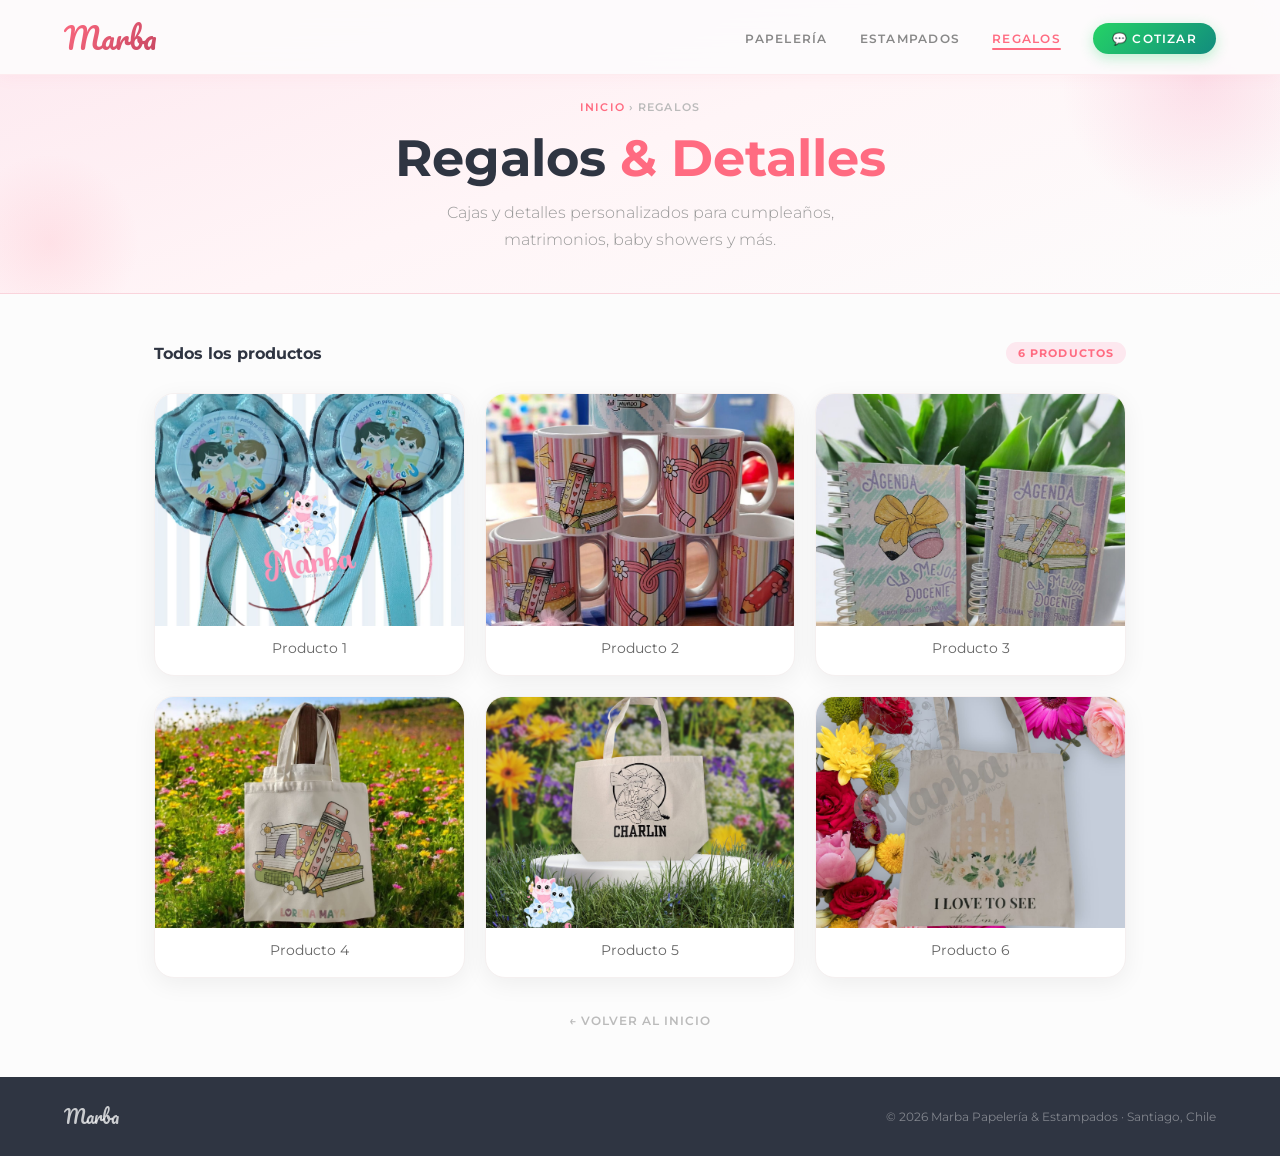
<file: regalos.html>
<!DOCTYPE html>
<html lang="es">
<head>
    <link rel="icon" type="image/png" href="favicon.png">
    <meta charset="UTF-8">
    <meta name="viewport" content="width=device-width, initial-scale=1.0">
    <title>Regalos | Marba</title>
    <link href="https://fonts.googleapis.com/css2?family=Montserrat:wght@300;400;500;600;700&family=Pacifico&display=swap" rel="stylesheet">
    <style>
        *, *::before, *::after { margin: 0; padding: 0; box-sizing: border-box; }
        html { scroll-behavior: smooth; }
        body { font-family: 'Montserrat', sans-serif; background: #fcfcfc; color: #2f3542; overflow-x: hidden; }

        /* NAV igual al index */
        nav {
            position: fixed; top: 0; left: 0; right: 0; z-index: 100;
            display: flex; align-items: center; justify-content: space-between;
            padding: 10px 5%;
            background: rgba(253,251,252,0.93);
            backdrop-filter: blur(16px);
            border-bottom: 1px solid rgba(255,107,129,0.1);
            box-shadow: 0 2px 16px rgba(255,107,129,0.06);
        }
        .logo {
            font-family: 'Pacifico', cursive;
            font-size: 1.9rem;
            background: linear-gradient(135deg, #ff6b81, #c44560);
            -webkit-background-clip: text;
            -webkit-text-fill-color: transparent;
            background-clip: text;
            text-decoration: none;
        }
        .nav-links { display: flex; align-items: center; gap: 2rem; list-style: none; }
        .nav-links a {
            font-size: 0.78rem; font-weight: 600;
            letter-spacing: 0.1em; text-transform: uppercase;
            color: #888; text-decoration: none;
            transition: color 0.2s; position: relative;
        }
        .nav-links a::after {
            content: ''; position: absolute; bottom: -4px; left: 0;
            width: 0; height: 2px; background: #ff6b81;
            border-radius: 2px; transition: width 0.3s;
        }
        .nav-links a:hover, .nav-links a.active { color: #ff6b81; }
        .nav-links a:hover::after, .nav-links a.active::after { width: 100%; }
        .nav-wa {
            background: linear-gradient(135deg, #25D366, #128C7E) !important;
            color: white !important; padding: 0.5rem 1.2rem;
            border-radius: 50px; font-size: 0.75rem !important;
            box-shadow: 0 4px 14px rgba(37,211,102,0.3);
        }
        .nav-wa::after { display: none !important; }

        /* HERO de página interna */
        .page-hero {
            padding: 100px 5% 40px;
            background: linear-gradient(160deg, #fde8ef 0%, #fff5f7 50%, #fcfcfc 100%);
            border-bottom: 1px solid #fad4dc;
            text-align: center;
            position: relative; overflow: hidden;
        }
        .page-hero::before {
            content: '';
            position: absolute; top: -60px; right: -60px;
            width: 280px; height: 280px; border-radius: 50%;
            background: radial-gradient(circle, #f8a5c2, transparent 70%);
            opacity: 0.3;
        }
        .page-hero::after {
            content: '';
            position: absolute; bottom: -40px; left: -40px;
            width: 180px; height: 180px; border-radius: 50%;
            background: radial-gradient(circle, #ff6b81, transparent 70%);
            opacity: 0.12;
        }
        .breadcrumb {
            font-size: 0.7rem; font-weight: 600;
            letter-spacing: 0.1em; text-transform: uppercase;
            color: #bbb; margin-bottom: 12px;
            position: relative; z-index: 1;
        }
        .breadcrumb a { color: #ff6b81; text-decoration: none; }
        .page-hero h1 {
            font-size: clamp(2rem, 5vw, 3.2rem);
            font-weight: 700; color: #2f3542;
            margin-bottom: 10px;
            position: relative; z-index: 1;
        }
        .page-hero h1 span { color: #ff6b81; }
        .page-hero p {
            font-size: 1rem; color: #999; font-weight: 300;
            max-width: 440px; margin: 0 auto;
            line-height: 1.7; position: relative; z-index: 1;
        }

        /* GALERÍA */
        .galeria-wrap {
            max-width: 1100px; margin: 0 auto;
            padding: 3rem 5% 2rem;
        }
        .galeria-top {
            display: flex; align-items: center;
            justify-content: space-between;
            margin-bottom: 1.8rem;
        }
        .galeria-top h2 { font-size: 1rem; font-weight: 700; color: #2f3542; }
        .galeria-badge {
            font-size: 0.68rem; font-weight: 700;
            letter-spacing: 0.1em; text-transform: uppercase;
            color: #ff6b81; background: #fde8ef;
            padding: 4px 12px; border-radius: 50px;
        }

        /* Grid 3 columnas */
        .galeria-grid {
            display: grid;
            grid-template-columns: repeat(3, 1fr);
            gap: 20px;
        }

        .foto-item {
            background: white;
            border-radius: 20px;
            overflow: hidden;
            box-shadow: 0 6px 24px rgba(0,0,0,0.06);
            border: 1.5px solid #f5f0f0;
            transition: transform 0.3s, box-shadow 0.3s, border-color 0.3s;
            text-align: center;
        }
        .foto-item:hover {
            transform: translateY(-8px);
            box-shadow: 0 16px 40px rgba(255,107,129,0.15);
            border-color: #f8a5c2;
        }
        .foto-item-img {
            width: 100%; aspect-ratio: 4/3;
            overflow: hidden; background: #fff5f7;
        }
        .foto-item-img img {
            width: 100%; height: 100%;
            object-fit: cover; display: block;
            transition: transform 0.5s ease;
        }
        .foto-item:hover .foto-item-img img { transform: scale(1.06); }
        .foto-item p {
            padding: 12px 14px 16px;
            font-size: 0.88rem; color: #666;
            font-weight: 400; line-height: 1.5;
        }

        /* BANNER CTA */
        .cta-banner {
            background: linear-gradient(135deg, #ff6b81 0%, #c44560 100%);
            margin: 1rem 5% 3rem;
            max-width: 1100px;
            margin-left: auto; margin-right: auto;
            border-radius: 24px;
            padding: 3rem 3rem;
            text-align: center;
            position: relative; overflow: hidden;
        }
        .cta-banner::before {
            content: '';
            position: absolute; top: -60px; right: -50px;
            width: 240px; height: 240px; border-radius: 50%;
            background: rgba(255,255,255,0.08);
        }
        .cta-banner h2 {
            font-size: clamp(1.2rem, 2.5vw, 1.8rem);
            font-weight: 700; color: white;
            margin-bottom: 8px; position: relative; z-index: 1;
        }
        .cta-banner p {
            font-size: 0.88rem; color: rgba(255,255,255,0.75);
            font-weight: 300; margin-bottom: 1.6rem;
            position: relative; z-index: 1;
        }
        .btn-cta {
            display: inline-block;
            background: linear-gradient(135deg, #25D366 0%, #128C7E 100%);
            color: white; padding: 14px 30px;
            border-radius: 50px; text-decoration: none;
            font-weight: 700; font-size: 0.9rem;
            box-shadow: 0 6px 20px rgba(37,211,102,0.35);
            transition: transform 0.25s, box-shadow 0.25s;
            position: relative; z-index: 1;
        }
        .btn-cta:hover {
            transform: translateY(-3px);
            box-shadow: 0 10px 28px rgba(37,211,102,0.45);
        }

        /* VOLVER */
        .volver-wrap {
            text-align: center; padding: 0 5% 3rem;
        }
        .btn-volver {
            display: inline-flex; align-items: center; gap: 6px;
            font-size: 0.78rem; font-weight: 600;
            letter-spacing: 0.08em; text-transform: uppercase;
            color: #bbb; text-decoration: none;
            transition: color 0.2s;
        }
        .btn-volver:hover { color: #ff6b81; }

        /* FOOTER */
        footer {
            background: #2f3542;
            color: rgba(255,255,255,0.4);
            display: flex; align-items: center;
            justify-content: space-between;
            padding: 1.5rem 5%;
            font-size: 0.75rem; flex-wrap: wrap; gap: 0.8rem;
        }
        .footer-logo {
            font-family: 'Pacifico', cursive;
            font-size: 1.1rem; color: rgba(255,255,255,0.75);
        }

        @media (max-width: 900px) {
            .nav-links { display: none; }
            .galeria-grid { grid-template-columns: repeat(2, 1fr); }
            .cta-banner { margin: 1rem 1.5rem 3rem; padding: 2rem 1.5rem; }
        }
        @media (max-width: 520px) {
            .galeria-grid { grid-template-columns: 1fr; }
            footer { flex-direction: column; text-align: center; }
        }
    </style>
</head>
<body>

    <nav>
        <a href="index.html" class="logo">Marba</a>
        <ul class="nav-links">
            <li><a href="papeleria.html">Papelería</a></li>
            <li><a href="estampados.html">Estampados</a></li>
            <li><a href="regalos.html" class="active">Regalos</a></li>
            <li><a href="https://wa.me/56946208955" class="nav-wa" target="_blank">💬 Cotizar</a></li>
        </ul>
    </nav>

    <div class="page-hero">
        <div class="breadcrumb"><a href="index.html">Inicio</a> › Regalos</div>
        <h1>Regalos <span>&amp; Detalles</span></h1>
        <p>Cajas y detalles personalizados para cumpleaños, matrimonios, baby showers y más.</p>
    </div>

    <div class="galeria-wrap">
        <div class="galeria-top">
            <h2>Todos los productos</h2>
            <span class="galeria-badge">6 productos</span>
        </div>

        <div class="galeria-grid">

            <div class="foto-item">
                <div class="foto-item-img"><img src="regalos-1.jpg" alt="Producto Marba"></div>
                <p>Producto 1</p>
            </div>

            <div class="foto-item">
                <div class="foto-item-img"><img src="regalos-2.jpg" alt="Producto Marba"></div>
                <p>Producto 2</p>
            </div>

            <div class="foto-item">
                <div class="foto-item-img"><img src="regalos-3.jpg" alt="Producto Marba"></div>
                <p>Producto 3</p>
            </div>

            <div class="foto-item">
                <div class="foto-item-img"><img src="regalos-4.jpg" alt="Producto Marba"></div>
                <p>Producto 4</p>
            </div>

            <div class="foto-item">
                <div class="foto-item-img"><img src="regalos-5.jpg" alt="Producto Marba"></div>
                <p>Producto 5</p>
            </div>

            <div class="foto-item">
                <div class="foto-item-img"><img src="regalos-6.jpg" alt="Producto Marba"></div>
                <p>Producto 6</p>
            </div>

            <!-- PARA AGREGAR MAS: copia el bloque de arriba y cambia el src y la descripcion -->

        </div>
    </div>

    <div class="volver-wrap">
        <a href="index.html" class="btn-volver">← Volver al Inicio</a>
    </div>

    <footer>
        <span class="footer-logo">Marba</span>
        <span>© 2026 Marba Papelería & Estampados · Santiago, Chile</span>
    </footer>

</body>
</html>
</file>
